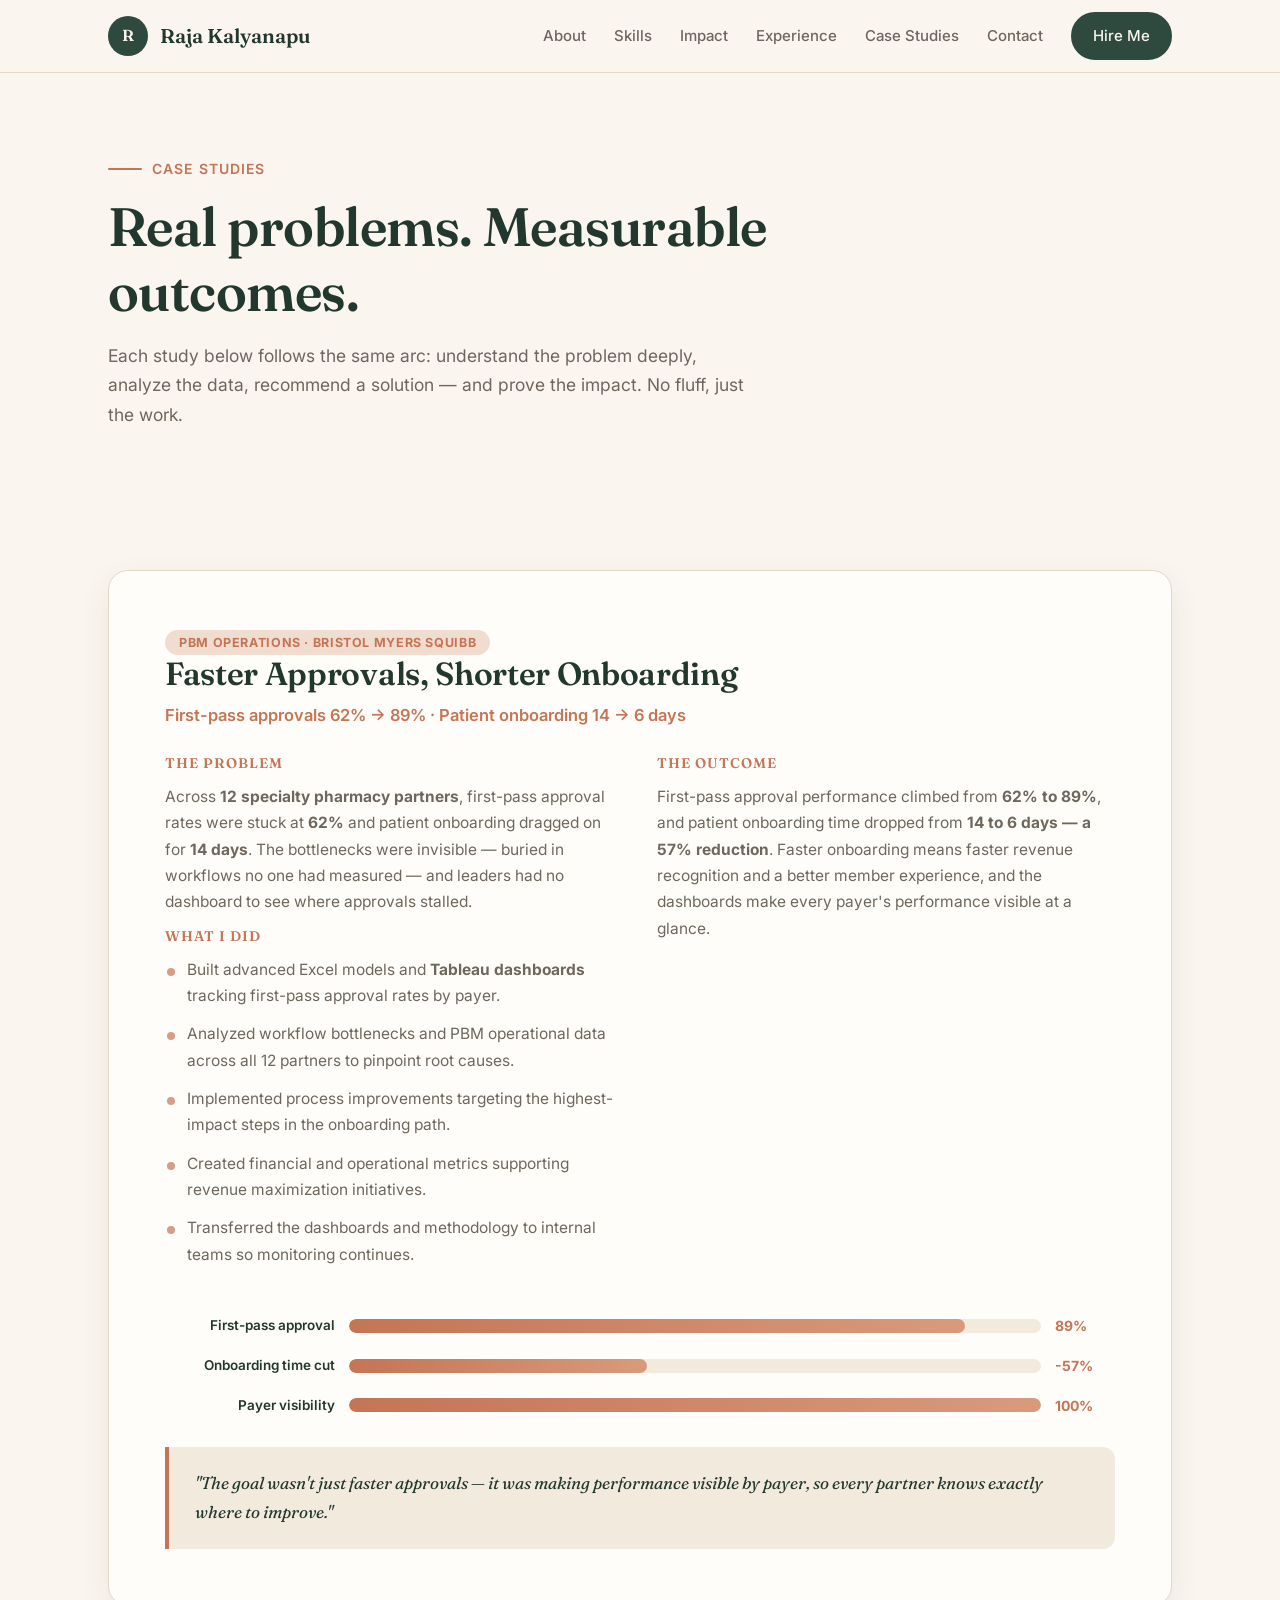
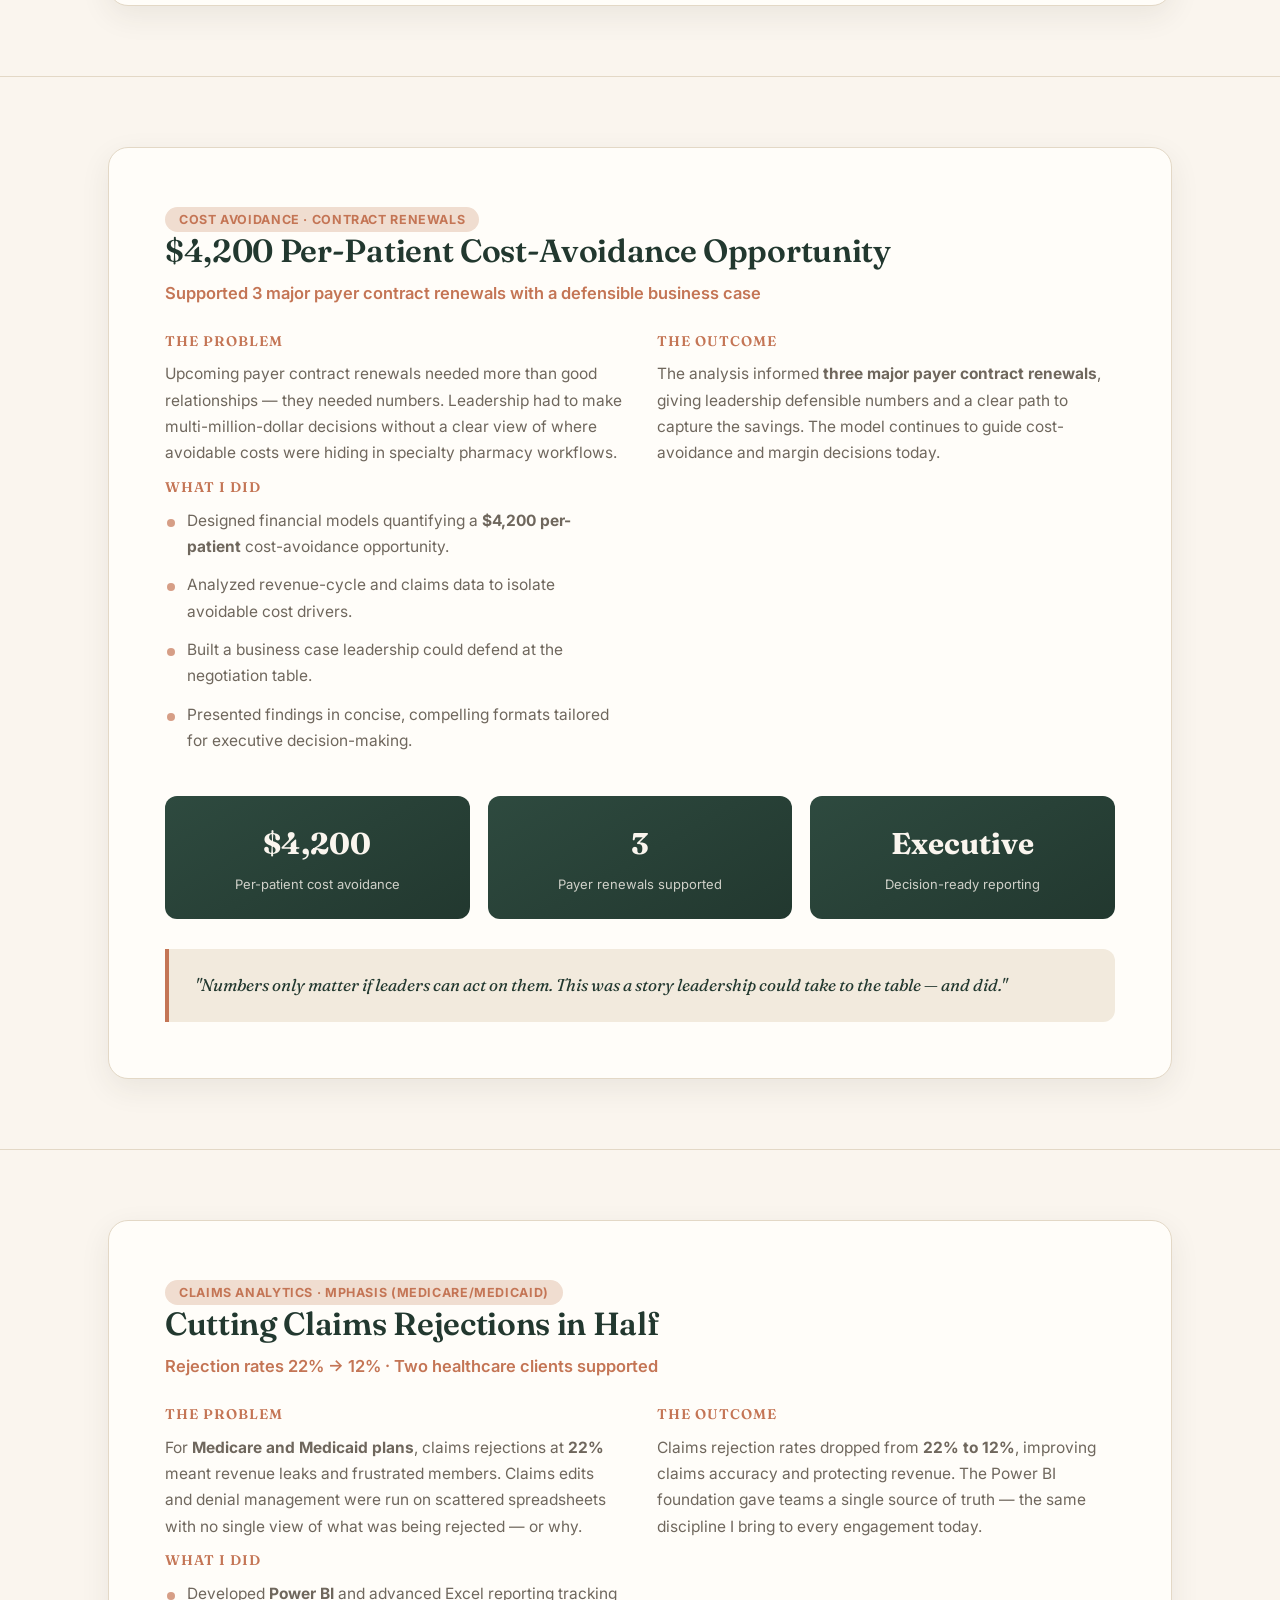
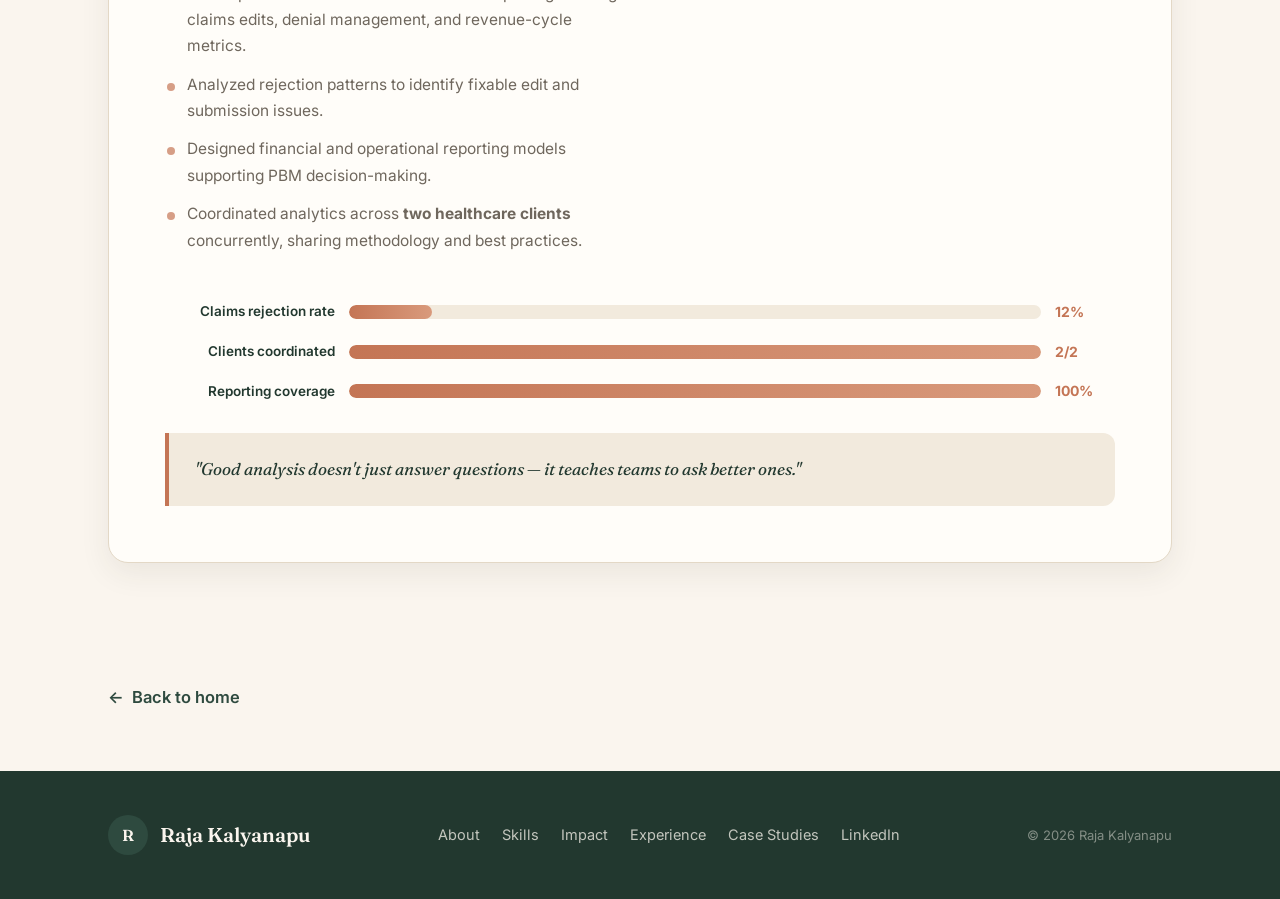
<file: case-studies.html>
<!DOCTYPE html>
<html lang="en">
<head>
  <meta charset="UTF-8" />
  <meta name="viewport" content="width=device-width, initial-scale=1.0" />
  <title>Case Studies — Raja Kalyanapu</title>
  <meta name="description" content="Case studies from Raja Kalyanapu: PBM analytics, approval optimization, cost avoidance, and claims analytics." />
  <link rel="preconnect" href="https://fonts.googleapis.com" />
  <link rel="preconnect" href="https://fonts.gstatic.com" crossorigin />
  <link href="https://fonts.googleapis.com/css2?family=Fraunces:ital,wght@0,500;0,600;1,500&family=Inter:wght@400;500;600;700&display=swap" rel="stylesheet" />
  <link rel="stylesheet" href="css/style.css" />
  <link rel="icon" href="data:image/svg+xml,<svg xmlns='http://www.w3.org/2000/svg' viewBox='0 0 100 100'><circle cx='50' cy='50' r='50' fill='%232e4a3f'/><text x='50' y='66' font-size='46' text-anchor='middle' fill='%23faf5ee' font-family='Georgia'>R</text></svg>" />
</head>
<body>

  <nav class="nav" id="nav">
    <div class="container nav-inner">
      <a href="index.html" class="brand">
        <span class="monogram">R</span>
        Raja Kalyanapu
      </a>
      <div class="nav-links" id="navLinks">
        <a href="index.html#about">About</a>
        <a href="index.html#skills">Skills</a>
        <a href="index.html#metrics">Impact</a>
        <a href="index.html#experience">Experience</a>
        <a href="#cs1">Case Studies</a>
        <a href="index.html#contact">Contact</a>
        <a href="index.html#contact" class="btn btn-primary" style="padding:9px 20px;">Hire Me</a>
      </div>
      <button class="nav-toggle" id="navToggle" aria-label="Toggle menu">
        <span></span><span></span><span></span>
      </button>
    </div>
  </nav>

  <header class="page-hero">
    <div class="container">
      <span class="eyebrow reveal">Case Studies</span>
      <h1 class="reveal reveal-d1">Real problems. Measurable outcomes.</h1>
      <p class="reveal reveal-d2">
        Each study below follows the same arc: understand the problem deeply, analyze the data,
        recommend a solution — and prove the impact. No fluff, just the work.
      </p>
    </div>
  </header>

  <!-- CASE 1 -->
  <section class="cs-section" id="cs1">
    <div class="container">
      <article class="cs-card reveal">
        <span class="case-tag">PBM Operations · Bristol Myers Squibb</span>
        <h2>Faster Approvals, Shorter Onboarding</h2>
        <p class="cs-sub">First-pass approvals 62% → 89% · Patient onboarding 14 → 6 days</p>
        <div class="cs-grid">
          <div class="cs-col">
            <h4>The Problem</h4>
            <p>
              Across <strong>12 specialty pharmacy partners</strong>, first-pass approval rates were
              stuck at <strong>62%</strong> and patient onboarding dragged on for
              <strong>14 days</strong>. The bottlenecks were invisible — buried in workflows no one
              had measured — and leaders had no dashboard to see where approvals stalled.
            </p>
            <h4>What I Did</h4>
            <ul>
              <li>Built advanced Excel models and <strong>Tableau dashboards</strong> tracking first-pass approval rates by payer.</li>
              <li>Analyzed workflow bottlenecks and PBM operational data across all 12 partners to pinpoint root causes.</li>
              <li>Implemented process improvements targeting the highest-impact steps in the onboarding path.</li>
              <li>Created financial and operational metrics supporting revenue maximization initiatives.</li>
              <li>Transferred the dashboards and methodology to internal teams so monitoring continues.</li>
            </ul>
          </div>
          <div class="cs-col">
            <h4>The Outcome</h4>
            <p>
              First-pass approval performance climbed from <strong>62% to 89%</strong>, and patient
              onboarding time dropped from <strong>14 to 6 days — a 57% reduction</strong>. Faster
              onboarding means faster revenue recognition and a better member experience, and the
              dashboards make every payer's performance visible at a glance.
            </p>
          </div>
        </div>
        <div class="bar-chart">
          <div class="bar-row">
            <span class="bar-label">First-pass approval</span>
            <div class="bar-track"><div class="bar-fill" data-width="89%"></div></div>
            <span class="bar-value">89%</span>
          </div>
          <div class="bar-row">
            <span class="bar-label">Onboarding time cut</span>
            <div class="bar-track"><div class="bar-fill" data-width="43%"></div></div>
            <span class="bar-value">-57%</span>
          </div>
          <div class="bar-row">
            <span class="bar-label">Payer visibility</span>
            <div class="bar-track"><div class="bar-fill" data-width="100%"></div></div>
            <span class="bar-value">100%</span>
          </div>
        </div>
        <div class="quote-block">
          "The goal wasn't just faster approvals — it was making performance visible by payer, so every partner knows exactly where to improve."
        </div>
      </article>
    </div>
  </section>

  <!-- CASE 2 -->
  <section class="cs-section" id="cs2">
    <div class="container">
      <article class="cs-card reveal">
        <span class="case-tag">Cost Avoidance · Contract Renewals</span>
        <h2>$4,200 Per-Patient Cost-Avoidance Opportunity</h2>
        <p class="cs-sub">Supported 3 major payer contract renewals with a defensible business case</p>
        <div class="cs-grid">
          <div class="cs-col">
            <h4>The Problem</h4>
            <p>
              Upcoming payer contract renewals needed more than good relationships — they needed
              numbers. Leadership had to make multi-million-dollar decisions without a clear view of
              where avoidable costs were hiding in specialty pharmacy workflows.
            </p>
            <h4>What I Did</h4>
            <ul>
              <li>Designed financial models quantifying a <strong>$4,200 per-patient</strong> cost-avoidance opportunity.</li>
              <li>Analyzed revenue-cycle and claims data to isolate avoidable cost drivers.</li>
              <li>Built a business case leadership could defend at the negotiation table.</li>
              <li>Presented findings in concise, compelling formats tailored for executive decision-making.</li>
            </ul>
          </div>
          <div class="cs-col">
            <h4>The Outcome</h4>
            <p>
              The analysis informed <strong>three major payer contract renewals</strong>, giving
              leadership defensible numbers and a clear path to capture the savings. The model
              continues to guide cost-avoidance and margin decisions today.
            </p>
          </div>
        </div>
        <div class="metrics-grid">
          <div class="metric-box"><b>$4,200</b><span>Per-patient cost avoidance</span></div>
          <div class="metric-box"><b>3</b><span>Payer renewals supported</span></div>
          <div class="metric-box"><b>Executive</b><span>Decision-ready reporting</span></div>
        </div>
        <div class="quote-block">
          "Numbers only matter if leaders can act on them. This was a story leadership could take to the table — and did."
        </div>
      </article>
    </div>
  </section>

  <!-- CASE 3 -->
  <section class="cs-section" id="cs3">
    <div class="container">
      <article class="cs-card reveal">
        <span class="case-tag">Claims Analytics · Mphasis (Medicare/Medicaid)</span>
        <h2>Cutting Claims Rejections in Half</h2>
        <p class="cs-sub">Rejection rates 22% → 12% · Two healthcare clients supported</p>
        <div class="cs-grid">
          <div class="cs-col">
            <h4>The Problem</h4>
            <p>
              For <strong>Medicare and Medicaid plans</strong>, claims rejections at
              <strong>22%</strong> meant revenue leaks and frustrated members. Claims edits and
              denial management were run on scattered spreadsheets with no single view of what was
              being rejected — or why.
            </p>
            <h4>What I Did</h4>
            <ul>
              <li>Developed <strong>Power BI</strong> and advanced Excel reporting tracking claims edits, denial management, and revenue-cycle metrics.</li>
              <li>Analyzed rejection patterns to identify fixable edit and submission issues.</li>
              <li>Designed financial and operational reporting models supporting PBM decision-making.</li>
              <li>Coordinated analytics across <strong>two healthcare clients</strong> concurrently, sharing methodology and best practices.</li>
            </ul>
          </div>
          <div class="cs-col">
            <h4>The Outcome</h4>
            <p>
              Claims rejection rates dropped from <strong>22% to 12%</strong>, improving claims
              accuracy and protecting revenue. The Power BI foundation gave teams a single source
              of truth — the same discipline I bring to every engagement today.
            </p>
          </div>
        </div>
        <div class="bar-chart">
          <div class="bar-row">
            <span class="bar-label">Claims rejection rate</span>
            <div class="bar-track"><div class="bar-fill" data-width="12%"></div></div>
            <span class="bar-value">12%</span>
          </div>
          <div class="bar-row">
            <span class="bar-label">Clients coordinated</span>
            <div class="bar-track"><div class="bar-fill" data-width="100%"></div></div>
            <span class="bar-value">2/2</span>
          </div>
          <div class="bar-row">
            <span class="bar-label">Reporting coverage</span>
            <div class="bar-track"><div class="bar-fill" data-width="100%"></div></div>
            <span class="bar-value">100%</span>
          </div>
        </div>
        <div class="quote-block">
          "Good analysis doesn't just answer questions — it teaches teams to ask better ones."
        </div>
      </article>
    </div>
  </section>

  <div class="container">
    <a href="index.html" class="back-link">Back to home</a>
  </div>

  <footer class="footer">
    <div class="container footer-inner">
      <a href="index.html" class="brand"><span class="monogram">R</span> Raja Kalyanapu</a>
      <div class="footer-links">
        <a href="index.html#about">About</a>
        <a href="index.html#skills">Skills</a>
        <a href="index.html#metrics">Impact</a>
        <a href="index.html#experience">Experience</a>
        <a href="#cs1">Case Studies</a>
        <a href="https://www.linkedin.com/in/kalyanapuraja" target="_blank" rel="noopener">LinkedIn</a>
      </div>
      <small>© 2026 Raja Kalyanapu</small>
    </div>
  </footer>

  <script src="js/main.js"></script>
</body>
</html>
</file>
<file: css/style.css>
:root {
  --ivory: #faf5ee;
  --beige: #f2eadd;
  --sand: #e6d9c3;
  --card: #fffdf9;
  --forest: #2e4a3f;
  --forest-deep: #22382f;
  --forest-soft: #dbe5de;
  --terracotta: #c47555;
  --terracotta-soft: #f0ddd0;
  --charcoal: #2f2d2a;
  --muted: #6f675d;
  --border: #e3d8c6;
  --radius: 20px;
  --radius-sm: 12px;
  --shadow: 0 10px 30px rgba(47, 45, 42, 0.08);
  --shadow-lg: 0 20px 50px rgba(47, 45, 42, 0.12);
  --font-head: "Fraunces", Georgia, "Times New Roman", serif;
  --font-body: "Inter", "Segoe UI", system-ui, -apple-system, sans-serif;
}

* { margin: 0; padding: 0; box-sizing: border-box; }

html { scroll-behavior: smooth; }
html, body { overflow-x: hidden; }

body {
  font-family: var(--font-body);
  background: var(--ivory);
  color: var(--charcoal);
  line-height: 1.7;
  font-size: 16.5px;
  -webkit-font-smoothing: antialiased;
}

h1, h2, h3, h4 {
  font-family: var(--font-head);
  font-weight: 600;
  line-height: 1.2;
  letter-spacing: -0.01em;
}

a { color: var(--forest); text-decoration: none; transition: color 0.25s ease; }
a:hover { color: var(--terracotta); }

.container { max-width: 1120px; margin: 0 auto; padding: 0 28px; }

/* ---------- Nav ---------- */
.nav {
  position: fixed;
  top: 0; left: 0; right: 0;
  z-index: 100;
  background: rgba(250, 245, 238, 0.85);
  backdrop-filter: blur(12px);
  border-bottom: 1px solid var(--border);
  transition: box-shadow 0.3s ease;
}
.nav.scrolled { box-shadow: 0 4px 20px rgba(47, 45, 42, 0.08); }
.nav-inner {
  display: flex;
  align-items: center;
  justify-content: space-between;
  height: 72px;
}
.brand {
  display: flex;
  align-items: center;
  gap: 12px;
  font-family: var(--font-head);
  font-size: 20px;
  font-weight: 600;
  color: var(--forest-deep);
}
.monogram {
  width: 40px; height: 40px;
  border-radius: 50%;
  background: var(--forest);
  color: var(--ivory);
  display: grid;
  place-items: center;
  font-family: var(--font-head);
  font-size: 16px;
  font-weight: 600;
}
.nav-links { display: flex; gap: 28px; align-items: center; }
.nav-links a {
  color: var(--muted);
  font-size: 15px;
  font-weight: 500;
  position: relative;
}
.nav-links a::after {
  content: "";
  position: absolute;
  left: 0; bottom: -4px;
  width: 0; height: 2px;
  background: var(--terracotta);
  border-radius: 2px;
  transition: width 0.25s ease;
}
.nav-links a:hover::after, .nav-links a.active::after { width: 100%; }
.nav-links a.active { color: var(--forest-deep); }
.btn {
  display: inline-block;
  padding: 12px 26px;
  border-radius: 999px;
  font-weight: 600;
  font-size: 15px;
  border: 2px solid var(--forest);
  transition: all 0.25s ease;
  cursor: pointer;
}
.btn-primary {
  background: var(--forest);
  color: var(--ivory) !important;
}
.btn-primary:hover {
  background: var(--terracotta);
  border-color: var(--terracotta);
  transform: translateY(-2px);
  box-shadow: 0 8px 20px rgba(196, 117, 85, 0.35);
}
.btn-outline { color: var(--forest-deep); }
.btn-outline:hover {
  background: var(--forest);
  color: var(--ivory) !important;
  transform: translateY(-2px);
}
.nav-toggle {
  display: none;
  background: none;
  border: none;
  cursor: pointer;
  padding: 8px;
}
.nav-toggle span {
  display: block;
  width: 24px; height: 2px;
  background: var(--charcoal);
  margin: 5px 0;
  border-radius: 2px;
  transition: all 0.3s ease;
}
.nav-toggle.open span:nth-child(1) { transform: translateY(7px) rotate(45deg); }
.nav-toggle.open span:nth-child(2) { opacity: 0; }
.nav-toggle.open span:nth-child(3) { transform: translateY(-7px) rotate(-45deg); }

/* ---------- Hero ---------- */
.hero {
  padding: 170px 0 100px;
  background:
    radial-gradient(ellipse 600px 300px at 90% 10%, rgba(196, 117, 85, 0.10), transparent),
    radial-gradient(ellipse 500px 300px at 8% 90%, rgba(46, 74, 63, 0.08), transparent),
    var(--ivory);
  overflow: hidden;
}
.hero-grid {
  display: grid;
  grid-template-columns: 1.2fr 0.8fr;
  gap: 60px;
  align-items: center;
}
.eyebrow {
  display: inline-flex;
  align-items: center;
  gap: 10px;
  font-size: 14px;
  font-weight: 600;
  letter-spacing: 0.08em;
  text-transform: uppercase;
  color: var(--terracotta);
  margin-bottom: 20px;
}
.eyebrow::before {
  content: "";
  width: 34px; height: 2px;
  background: var(--terracotta);
  border-radius: 2px;
}
.hero h1 {
  font-size: clamp(40px, 6vw, 64px);
  color: var(--forest-deep);
  margin-bottom: 10px;
}
.hero h1 .accent {
  color: var(--terracotta);
  font-style: italic;
}
.hero .role {
  font-family: var(--font-head);
  font-size: clamp(20px, 2.6vw, 26px);
  color: var(--muted);
  font-weight: 500;
  margin-bottom: 22px;
}
.hero p.lead {
  font-size: 18px;
  color: var(--muted);
  max-width: 560px;
  margin-bottom: 34px;
}
.hero-actions { display: flex; gap: 16px; flex-wrap: wrap; }
.hero-meta { margin-top: 44px; display: flex; gap: 40px; flex-wrap: wrap; }
.stat {
  border-left: 3px solid var(--terracotta-soft);
  padding-left: 16px;
}
.stat b {
  display: block;
  font-family: var(--font-head);
  font-size: 28px;
  color: var(--forest-deep);
}
.stat span { font-size: 14px; color: var(--muted); }

.hero-card {
  position: relative;
}
.hero-figure {
  margin: 0;
  position: relative;
  z-index: 2;
}
.hero-figure img {
  width: 100%;
  display: block;
  border-radius: var(--radius);
  box-shadow: var(--shadow-lg);
  border: 6px solid var(--card);
  background: var(--beige);
}
.hero-figure figcaption {
  text-align: center;
  font-size: 13.5px;
  font-style: italic;
  color: var(--muted);
  margin-top: 16px;
}
.hero-chips {
  margin-top: 18px;
  text-align: center;
  position: relative;
  z-index: 2;
}
.card-chip {
  display: inline-flex;
  align-items: center;
  gap: 8px;
  background: var(--card);
  border: 1px solid var(--border);
  border-radius: 999px;
  padding: 7px 16px;
  font-size: 13.5px;
  color: var(--forest-deep);
  font-weight: 500;
  margin: 0 8px 8px 0;
}
.card-chip .dot { width: 7px; height: 7px; border-radius: 50%; background: var(--terracotta); }
.blob {
  position: absolute;
  border-radius: 50%;
  z-index: 1;
}
.blob-1 { width: 200px; height: 200px; background: var(--terracotta-soft); top: -40px; right: -40px; animation: float 8s ease-in-out infinite; }
.blob-2 { width: 140px; height: 140px; background: var(--forest-soft); bottom: -30px; left: -40px; animation: float 10s ease-in-out infinite reverse; }
@keyframes float {
  0%, 100% { transform: translateY(0); }
  50% { transform: translateY(-16px); }
}

/* ---------- Sections ---------- */
.section { padding: 100px 0; }
.section-alt { background: var(--beige); }
.section-head { max-width: 640px; margin-bottom: 56px; }
.section-head.center { margin-left: auto; margin-right: auto; text-align: center; }
.section-head h2 {
  font-size: clamp(32px, 4vw, 42px);
  color: var(--forest-deep);
  margin-bottom: 14px;
}
.section-head p { color: var(--muted); font-size: 17px; }
.section-head.center .eyebrow::after {
  content: "";
  width: 34px; height: 2px;
  background: var(--terracotta);
  border-radius: 2px;
  display: inline-block;
  margin-left: 10px;
}

/* ---------- About ---------- */
.about-grid { display: grid; grid-template-columns: 300px 1fr; gap: 56px; align-items: start; }
.about-photo { display: flex; justify-content: center; align-items: flex-start; }
.about-photo img {
  width: 200px;
  height: 200px;
  border-radius: 50%;
  object-fit: cover;
  object-position: center top;
  box-shadow: 0 8px 24px rgba(0, 0, 0, 0.12);
  border: 4px solid var(--card);
}
.about-text p { color: var(--muted); margin-bottom: 18px; }
.about-text p strong { color: var(--charcoal); }
.about-quote {
  font-family: var(--font-head);
  font-style: italic;
  font-size: 17.5px;
  color: var(--forest-deep);
  background: var(--beige);
  border-left: 4px solid var(--terracotta);
  border-radius: 0 var(--radius-sm) var(--radius-sm) 0;
  padding: 18px 24px;
  margin-top: 26px;
}
.about-facts { display: grid; grid-template-columns: 1fr 1fr; gap: 16px; }
.fact {
  background: var(--card);
  border: 1px solid var(--border);
  border-radius: var(--radius-sm);
  padding: 18px 20px;
}
.fact .label {
  font-size: 12px;
  text-transform: uppercase;
  letter-spacing: 0.06em;
  color: var(--terracotta);
  font-weight: 700;
  display: block;
  margin-bottom: 4px;
}
.fact .value { font-weight: 600; color: var(--forest-deep); font-size: 15px; }
.fact .value.small { font-size: 13.5px; font-weight: 500; color: var(--muted); }

/* ---------- Skills ---------- */
.skills-grid { display: grid; grid-template-columns: repeat(5, 1fr); gap: 24px; }
.skill-card {
  background: var(--card);
  border: 1px solid var(--border);
  border-radius: var(--radius);
  padding: 30px;
  box-shadow: var(--shadow);
  transition: transform 0.3s ease, box-shadow 0.3s ease;
}
.skill-card:hover { transform: translateY(-6px); box-shadow: var(--shadow-lg); }
.skill-icon {
  width: 48px; height: 48px;
  border-radius: 14px;
  display: grid;
  place-items: center;
  font-size: 22px;
  background: var(--forest-soft);
  margin-bottom: 18px;
}
.skill-card:nth-child(3n+2) .skill-icon { background: var(--terracotta-soft); }
.skill-card h3 { font-size: 19px; color: var(--forest-deep); margin-bottom: 12px; }
.skill-card ul { list-style: none; }
.skill-card li {
  font-size: 14.5px;
  color: var(--muted);
  padding: 5px 0 5px 22px;
  position: relative;
}
.skill-card li::before {
  content: "";
  position: absolute;
  left: 2px; top: 13px;
  width: 8px; height: 8px;
  border-radius: 50%;
  background: var(--terracotta);
  opacity: 0.7;
}
.tools-row { display: flex; flex-wrap: wrap; gap: 10px; margin-top: 34px; }
.tool-chip {
  background: var(--card);
  border: 1px solid var(--border);
  border-radius: 999px;
  padding: 9px 18px;
  font-size: 14px;
  font-weight: 500;
  color: var(--forest-deep);
  transition: all 0.25s ease;
}
.tool-chip:hover {
  background: var(--forest);
  color: var(--ivory);
  transform: translateY(-2px);
}
.stack-row {
  display: flex;
  flex-wrap: wrap;
  gap: 14px;
  justify-content: center;
  margin-top: 30px;
}
.stack-item {
  display: flex;
  align-items: center;
  gap: 10px;
  background: var(--card);
  border: 1px solid var(--border);
  border-radius: 14px;
  padding: 12px 20px;
  box-shadow: var(--shadow);
  transition: transform 0.25s ease, box-shadow 0.25s ease;
}
.stack-item:hover { transform: translateY(-4px); box-shadow: var(--shadow-lg); }
.stack-item img { width: 28px; height: 28px; object-fit: contain; }
.mono-tile {
  width: 32px; height: 32px;
  border-radius: 9px;
  display: grid;
  place-items: center;
  color: #fff;
  font-weight: 700;
  font-size: 16px;
  flex-shrink: 0;
}
.stack-item span { font-weight: 600; font-size: 14px; color: var(--forest-deep); }

/* ---------- Experience ---------- */
.timeline { position: relative; padding-left: 34px; }
.timeline::before {
  content: "";
  position: absolute;
  left: 8px; top: 6px; bottom: 6px;
  width: 2px;
  background: linear-gradient(var(--terracotta), var(--forest-soft));
}
.tl-item { position: relative; margin-bottom: 44px; }
.tl-item::before {
  content: "";
  position: absolute;
  left: -34px; top: 8px;
  width: 18px; height: 18px;
  border-radius: 50%;
  background: var(--ivory);
  border: 4px solid var(--terracotta);
}
.tl-item.current::before { background: var(--terracotta); border-color: var(--terracotta); box-shadow: 0 0 0 6px rgba(196, 117, 85, 0.2); }
.exp-card {
  background: var(--card);
  border: 1px solid var(--border);
  border-radius: var(--radius);
  padding: 32px 34px;
  box-shadow: var(--shadow);
}
.exp-top { display: flex; justify-content: space-between; align-items: baseline; gap: 16px; flex-wrap: wrap; margin-bottom: 8px; }
.exp-top h3 { font-size: 21px; color: var(--forest-deep); }
.exp-company { font-weight: 600; color: var(--terracotta); font-size: 15px; }
.exp-date {
  font-size: 13.5px;
  color: var(--muted);
  background: var(--beige);
  border-radius: 999px;
  padding: 5px 14px;
  white-space: nowrap;
}
.exp-card ul { margin-top: 14px; list-style: none; }
.exp-card li {
  font-size: 15px;
  color: var(--muted);
  padding: 6px 0 6px 24px;
  position: relative;
}
.exp-card li::before {
  content: "→";
  position: absolute;
  left: 2px;
  color: var(--terracotta);
  font-weight: 700;
}
.highlight-badge {
  display: inline-block;
  background: var(--terracotta-soft);
  color: #9c5436;
  font-size: 13px;
  font-weight: 600;
  border-radius: 8px;
  padding: 3px 10px;
  margin: 2px 4px;
}

/* ---------- Impact dashboard ---------- */
.charts-grid { display: grid; grid-template-columns: repeat(3, 1fr); gap: 24px; }
.chart-card {
  background: var(--card);
  border: 1px solid var(--border);
  border-radius: var(--radius);
  padding: 26px;
  box-shadow: var(--shadow);
  transition: transform 0.3s ease, box-shadow 0.3s ease;
}
.chart-card:hover { transform: translateY(-5px); box-shadow: var(--shadow-lg); }
.chart-card h3 { font-size: 17px; color: var(--forest-deep); margin-bottom: 16px; }
.chart-wrap { position: relative; height: 270px; }

/* ---------- Case study preview ---------- */
.cases-grid { display: grid; grid-template-columns: repeat(3, 1fr); gap: 24px; }
.case-card {
  background: var(--card);
  border: 1px solid var(--border);
  border-radius: var(--radius);
  padding: 34px 30px;
  box-shadow: var(--shadow);
  display: flex;
  flex-direction: column;
  transition: transform 0.3s ease, box-shadow 0.3s ease;
}
.case-card:hover { transform: translateY(-6px); box-shadow: var(--shadow-lg); }
.case-tag {
  align-self: flex-start;
  font-size: 12.5px;
  font-weight: 700;
  letter-spacing: 0.05em;
  text-transform: uppercase;
  color: var(--terracotta);
  background: var(--terracotta-soft);
  border-radius: 999px;
  padding: 5px 14px;
  margin-bottom: 16px;
}
.tag-t1 { color: #9c5436; background: var(--terracotta-soft); }
.tag-t2 { color: var(--forest-deep); background: var(--forest-soft); }
.tag-t3 { color: #8a6a1f; background: #f3e9c9; }
.case-metrics .m b { color: var(--terracotta); }
.case-metrics .m b.m-t1 { color: var(--terracotta); }
.case-metrics .m b.m-t2 { color: var(--forest); }
.case-metrics .m b.m-t3 { color: #b08a2c; }
.case-card h3 { font-size: 20px; color: var(--forest-deep); margin-bottom: 10px; }
.case-card p { font-size: 14.5px; color: var(--muted); flex: 1; margin-bottom: 20px; }
.case-metrics { display: flex; gap: 18px; margin-bottom: 22px; flex-wrap: wrap; }
.case-metrics .m b { font-family: var(--font-head); font-size: 22px; color: var(--terracotta); display: block; }
.case-metrics .m span { font-size: 12.5px; color: var(--muted); }
.case-link { font-weight: 600; font-size: 14.5px; display: inline-flex; align-items: center; gap: 6px; }
.case-link::after { content: "→"; transition: transform 0.25s ease; }
.case-link:hover::after { transform: translateX(4px); }
.cases-cta { text-align: center; margin-top: 44px; }

/* ---------- Contact ---------- */
.contact-grid { display: grid; grid-template-columns: 1fr 1fr; gap: 40px; }
.contact-card {
  background: var(--card);
  border: 1px solid var(--border);
  border-radius: var(--radius);
  padding: 36px;
  box-shadow: var(--shadow);
}
.contact-card h3 { font-size: 22px; color: var(--forest-deep); margin-bottom: 8px; }
.contact-card > p { color: var(--muted); font-size: 15px; margin-bottom: 26px; }
.contact-list { list-style: none; }
.contact-list li { display: flex; gap: 14px; align-items: flex-start; padding: 12px 0; border-bottom: 1px dashed var(--border); }
.contact-list li:last-child { border-bottom: none; }
.contact-ico {
  width: 40px; height: 40px;
  border-radius: 12px;
  background: var(--forest-soft);
  display: grid;
  place-items: center;
  flex-shrink: 0;
  font-size: 18px;
}
.contact-list .c-label { font-size: 12px; text-transform: uppercase; letter-spacing: 0.06em; color: var(--terracotta); font-weight: 700; display: block; }
.contact-list .c-value { font-weight: 600; color: var(--forest-deep); font-size: 15.5px; word-break: break-word; }
.form-group { margin-bottom: 18px; }
.form-group label { display: block; font-size: 13.5px; font-weight: 600; color: var(--forest-deep); margin-bottom: 7px; }
.form-group input, .form-group textarea {
  width: 100%;
  border: 1.5px solid var(--border);
  border-radius: var(--radius-sm);
  background: var(--ivory);
  padding: 13px 16px;
  font-family: var(--font-body);
  font-size: 15px;
  color: var(--charcoal);
  transition: border-color 0.25s ease, box-shadow 0.25s ease;
}
.form-group input:focus, .form-group textarea:focus {
  outline: none;
  border-color: var(--terracotta);
  box-shadow: 0 0 0 4px rgba(196, 117, 85, 0.12);
}
.form-note { font-size: 13px; color: var(--muted); margin-top: 12px; }

/* ---------- Case studies page ---------- */
.page-hero { padding: 150px 0 70px; }
.page-hero .eyebrow { margin-bottom: 14px; }
.page-hero h1 { font-size: clamp(36px, 5vw, 54px); color: var(--forest-deep); max-width: 760px; }
.page-hero p { color: var(--muted); font-size: 17.5px; max-width: 640px; margin-top: 16px; }
.cs-section { padding: 70px 0; }
.cs-section + .cs-section { border-top: 1px solid var(--border); }
.cs-card {
  background: var(--card);
  border: 1px solid var(--border);
  border-radius: var(--radius);
  padding: clamp(28px, 5vw, 56px);
  box-shadow: var(--shadow);
}
.cs-card .case-tag { margin-bottom: 14px; }
.cs-card h2 { font-size: clamp(24px, 3vw, 32px); color: var(--forest-deep); margin-bottom: 8px; }
.cs-sub { color: var(--terracotta); font-weight: 600; margin-bottom: 26px; }
.cs-grid { display: grid; grid-template-columns: 1fr 1fr; gap: 34px; margin-top: 10px; }
.cs-col h4 {
  font-size: 14px;
  text-transform: uppercase;
  letter-spacing: 0.07em;
  color: var(--terracotta);
  margin-bottom: 12px;
}
.cs-col p, .cs-col li { font-size: 15.5px; color: var(--muted); margin-bottom: 12px; }
.cs-col ul { list-style: none; }
.cs-col li { padding-left: 22px; position: relative; }
.cs-col li::before {
  content: "";
  position: absolute;
  left: 2px; top: 11px;
  width: 8px; height: 8px;
  border-radius: 50%;
  background: var(--terracotta);
  opacity: 0.7;
}
.metrics-grid { display: grid; grid-template-columns: repeat(3, 1fr); gap: 18px; margin-top: 30px; }
.metric-box {
  background: linear-gradient(150deg, var(--forest), var(--forest-deep));
  border-radius: var(--radius-sm);
  padding: 22px;
  color: var(--ivory);
  text-align: center;
}
.metric-box b { font-family: var(--font-head); font-size: 30px; display: block; }
.metric-box span { font-size: 13px; opacity: 0.8; }
.bar-chart { margin-top: 34px; }
.bar-row { display: grid; grid-template-columns: 170px 1fr 60px; align-items: center; gap: 14px; margin-bottom: 16px; }
.bar-label { font-size: 13.5px; font-weight: 600; color: var(--forest-deep); text-align: right; }
.bar-track {
  height: 14px;
  background: var(--beige);
  border-radius: 999px;
  overflow: hidden;
}
.bar-fill {
  height: 100%;
  width: 0;
  border-radius: 999px;
  background: linear-gradient(90deg, var(--terracotta), #d99a7c);
  transition: width 1.2s cubic-bezier(0.22, 1, 0.36, 1);
}
.bar-value { font-size: 14px; font-weight: 700; color: var(--terracotta); }
.quote-block {
  background: var(--beige);
  border-left: 4px solid var(--terracotta);
  border-radius: 0 var(--radius-sm) var(--radius-sm) 0;
  padding: 22px 26px;
  margin-top: 30px;
  font-family: var(--font-head);
  font-style: italic;
  font-size: 17px;
  color: var(--forest-deep);
}
.back-link { display: inline-flex; align-items: center; gap: 8px; font-weight: 600; margin-top: 50px; }
.back-link::before { content: "←"; }

/* ---------- Testimonials ---------- */
.testimonials-grid { display: grid; grid-template-columns: repeat(3, 1fr); gap: 24px; }
.testimonial-card {
  background: var(--card);
  border: 1px solid var(--border);
  border-radius: var(--radius);
  padding: 30px;
  box-shadow: var(--shadow);
  transition: transform 0.3s ease, box-shadow 0.3s ease;
  display: flex;
  flex-direction: column;
}
.testimonial-card:hover { transform: translateY(-6px); box-shadow: var(--shadow-lg); }
.stars { color: var(--terracotta); letter-spacing: 3px; margin-bottom: 14px; font-size: 15px; }
.testimonial-card blockquote {
  font-size: 15.5px;
  color: var(--muted);
  font-style: italic;
  flex: 1;
  margin-bottom: 22px;
}
.t-author { display: flex; gap: 12px; align-items: center; }
.t-avatar {
  width: 42px; height: 42px;
  border-radius: 50%;
  background: var(--forest-soft);
  color: var(--forest-deep);
  display: grid;
  place-items: center;
  font-family: var(--font-head);
  font-weight: 600;
  font-size: 18px;
  flex-shrink: 0;
}
.t-author b { display: block; font-size: 14.5px; color: var(--forest-deep); }
.t-author span { display: block; font-size: 13px; color: var(--muted); }

/* ---------- CTA banner ---------- */
.cta-section {
  background: linear-gradient(140deg, var(--forest-deep), var(--forest));
  padding: 90px 0;
  text-align: center;
}
.cta-inner h2 {
  font-size: clamp(28px, 4vw, 40px);
  color: var(--ivory);
  margin-bottom: 10px;
}
.cta-inner p { color: rgba(250, 245, 238, 0.8); font-size: 17px; margin-bottom: 30px; }
.btn-cta {
  background: var(--terracotta);
  border-color: var(--terracotta);
  color: var(--ivory) !important;
  font-size: 16px;
  padding: 15px 40px;
}
.btn-cta:hover {
  background: #d48966;
  border-color: #d48966;
  transform: translateY(-2px);
  box-shadow: 0 10px 26px rgba(196, 117, 85, 0.45);
}

/* ---------- Footer ---------- */
.footer {
  background: var(--forest-deep);
  color: rgba(250, 245, 238, 0.75);
  padding: 44px 0;
  margin-top: 60px;
}
.footer-inner {
  display: flex;
  justify-content: space-between;
  align-items: center;
  gap: 20px;
  flex-wrap: wrap;
}
.footer .brand { color: var(--ivory); }
.footer-links { display: flex; gap: 22px; }
.footer-links a { color: rgba(250, 245, 238, 0.75); font-size: 14.5px; }
.footer-links a:hover { color: var(--terracotta); }
.footer small { font-size: 13px; opacity: 0.6; }

/* ---------- Reveal animations ---------- */
.reveal { opacity: 0; transform: translateY(28px); transition: opacity 0.7s ease, transform 0.7s ease; }
.reveal.visible { opacity: 1; transform: translateY(0); }
.reveal-d1 { transition-delay: 0.1s; }
.reveal-d2 { transition-delay: 0.2s; }
.reveal-d3 { transition-delay: 0.3s; }

/* Adjust skills grid for tablet */
@media (max-width: 1200px) {
  .skills-grid { grid-template-columns: repeat(4, 1fr); }
}

/* Adjust skills grid for mobile */
@media (max-width: 768px) {
  .skills-grid { grid-template-columns: repeat(2, 1fr); }
}

@media (max-width: 480px) {
  .skills-grid { grid-template-columns: 1fr; }
}

/* ---------- Responsive ---------- */
@media (max-width: 960px) {
  .hero-grid { grid-template-columns: 1fr; gap: 48px; }
  .hero-card { max-width: 460px; }
  .about-grid { grid-template-columns: 1fr; gap: 32px; }
  .about-photo { justify-content: center; }
  .cases-grid { grid-template-columns: repeat(2, 1fr); }
  .testimonials-grid { grid-template-columns: 1fr; }
  .charts-grid { grid-template-columns: 1fr; }
  .contact-grid { grid-template-columns: 1fr; }
  .metrics-grid { grid-template-columns: 1fr; }
  .cs-grid { grid-template-columns: 1fr; }
}
@media (max-width: 680px) {
  body { font-size: 15.5px; }
  .section { padding: 76px 0; }
  .cases-grid { grid-template-columns: 1fr; }
  .about-facts { grid-template-columns: 1fr; }
  .hero-actions .btn { width: 100%; text-align: center; }
  .bar-row { grid-template-columns: 1fr 1.6fr 50px; gap: 8px; }
  .nav-links {
    position: fixed;
    top: 72px; left: 0; right: 0;
    background: var(--ivory);
    flex-direction: column;
    padding: 24px 28px 32px;
    gap: 18px;
    border-bottom: 1px solid var(--border);
    transform: translateY(-120%);
    transition: transform 0.35s ease;
    box-shadow: var(--shadow-lg);
  }
  .nav-links.open { transform: translateY(0); }
  .nav-toggle { display: block; }
}
</file>
